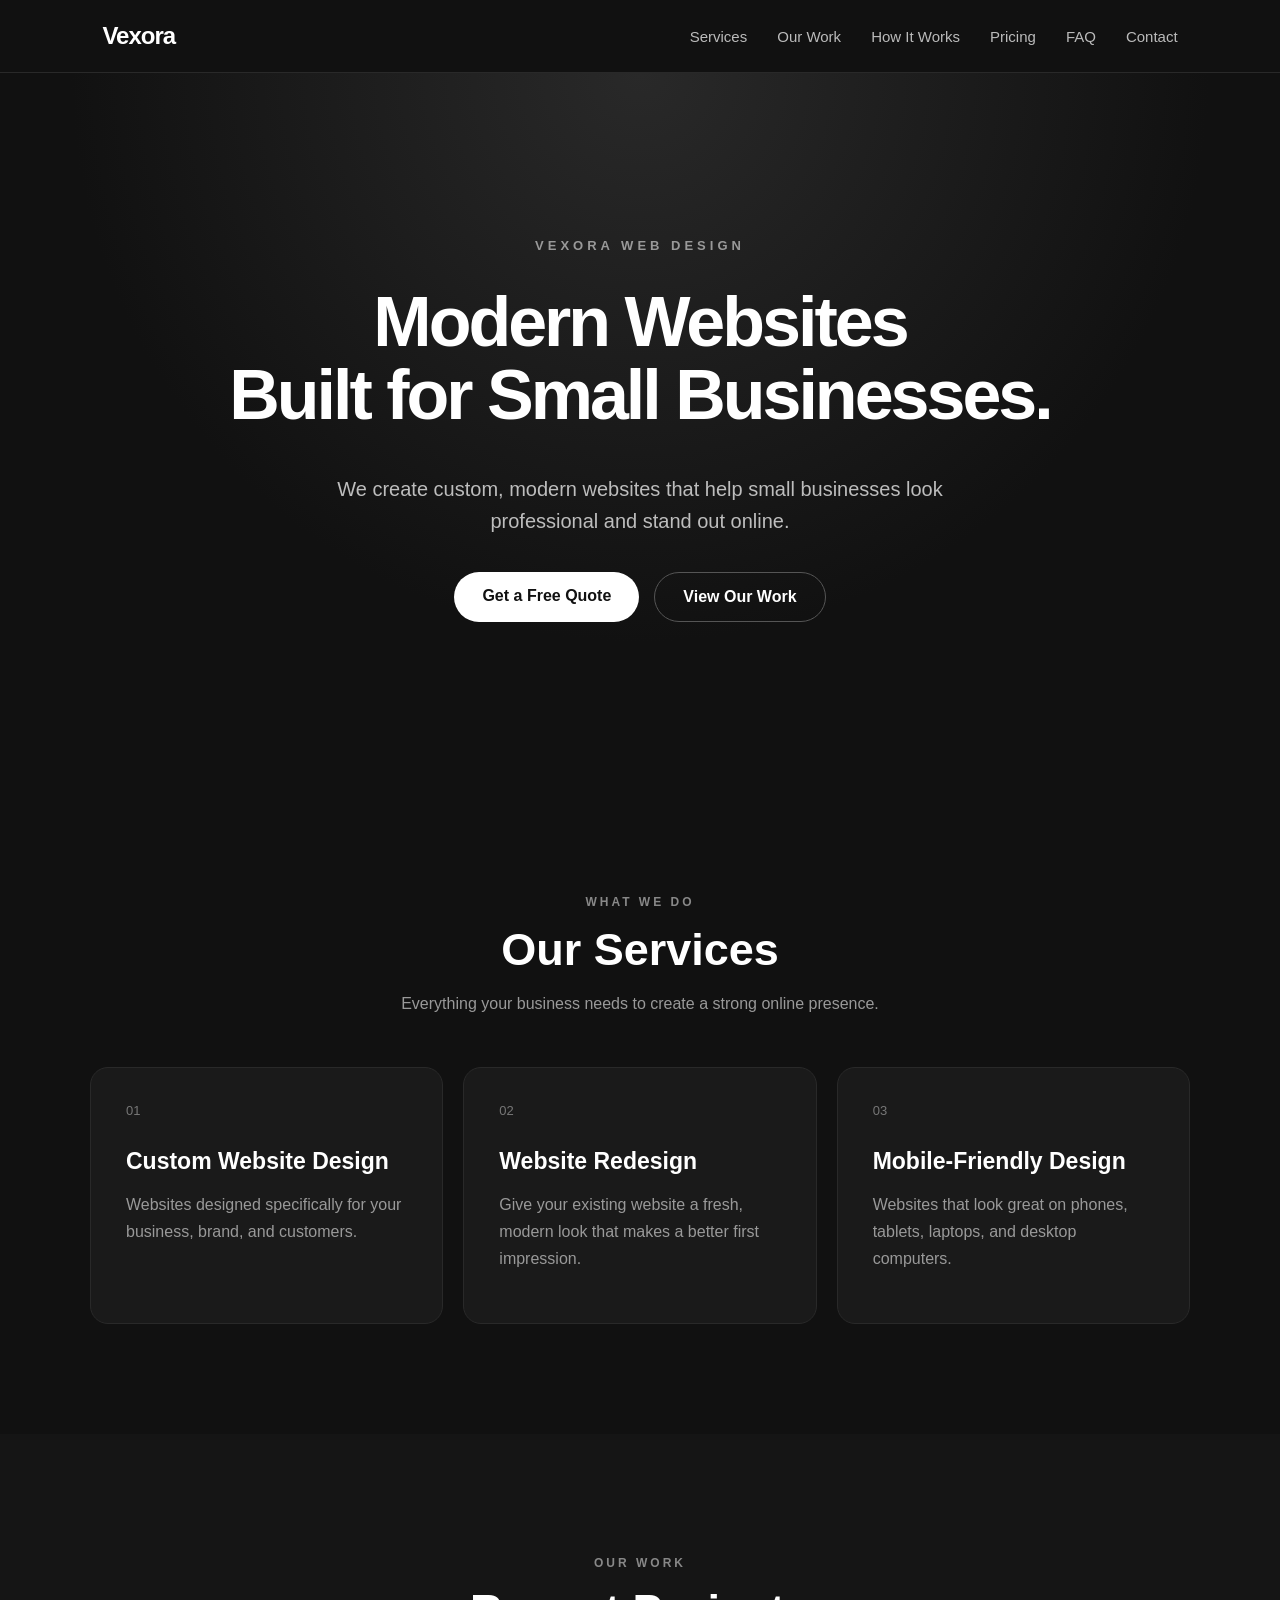
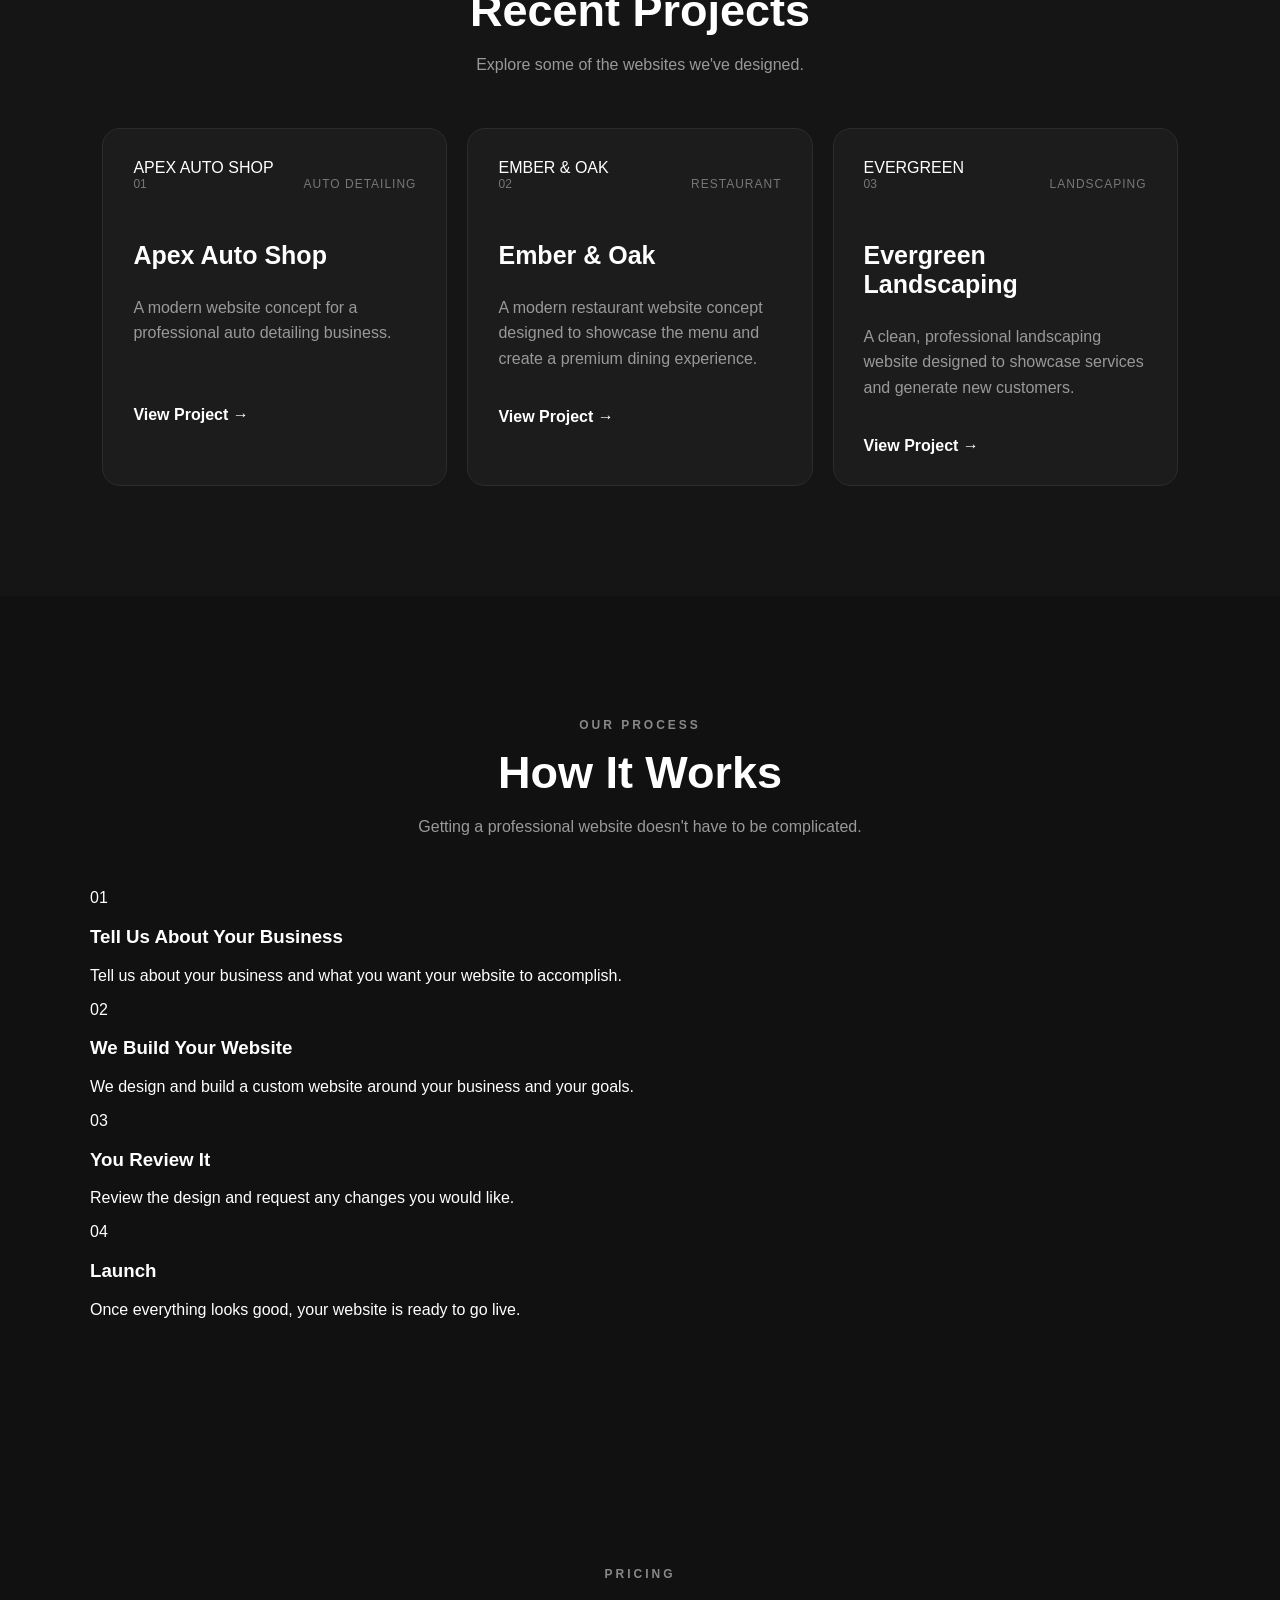
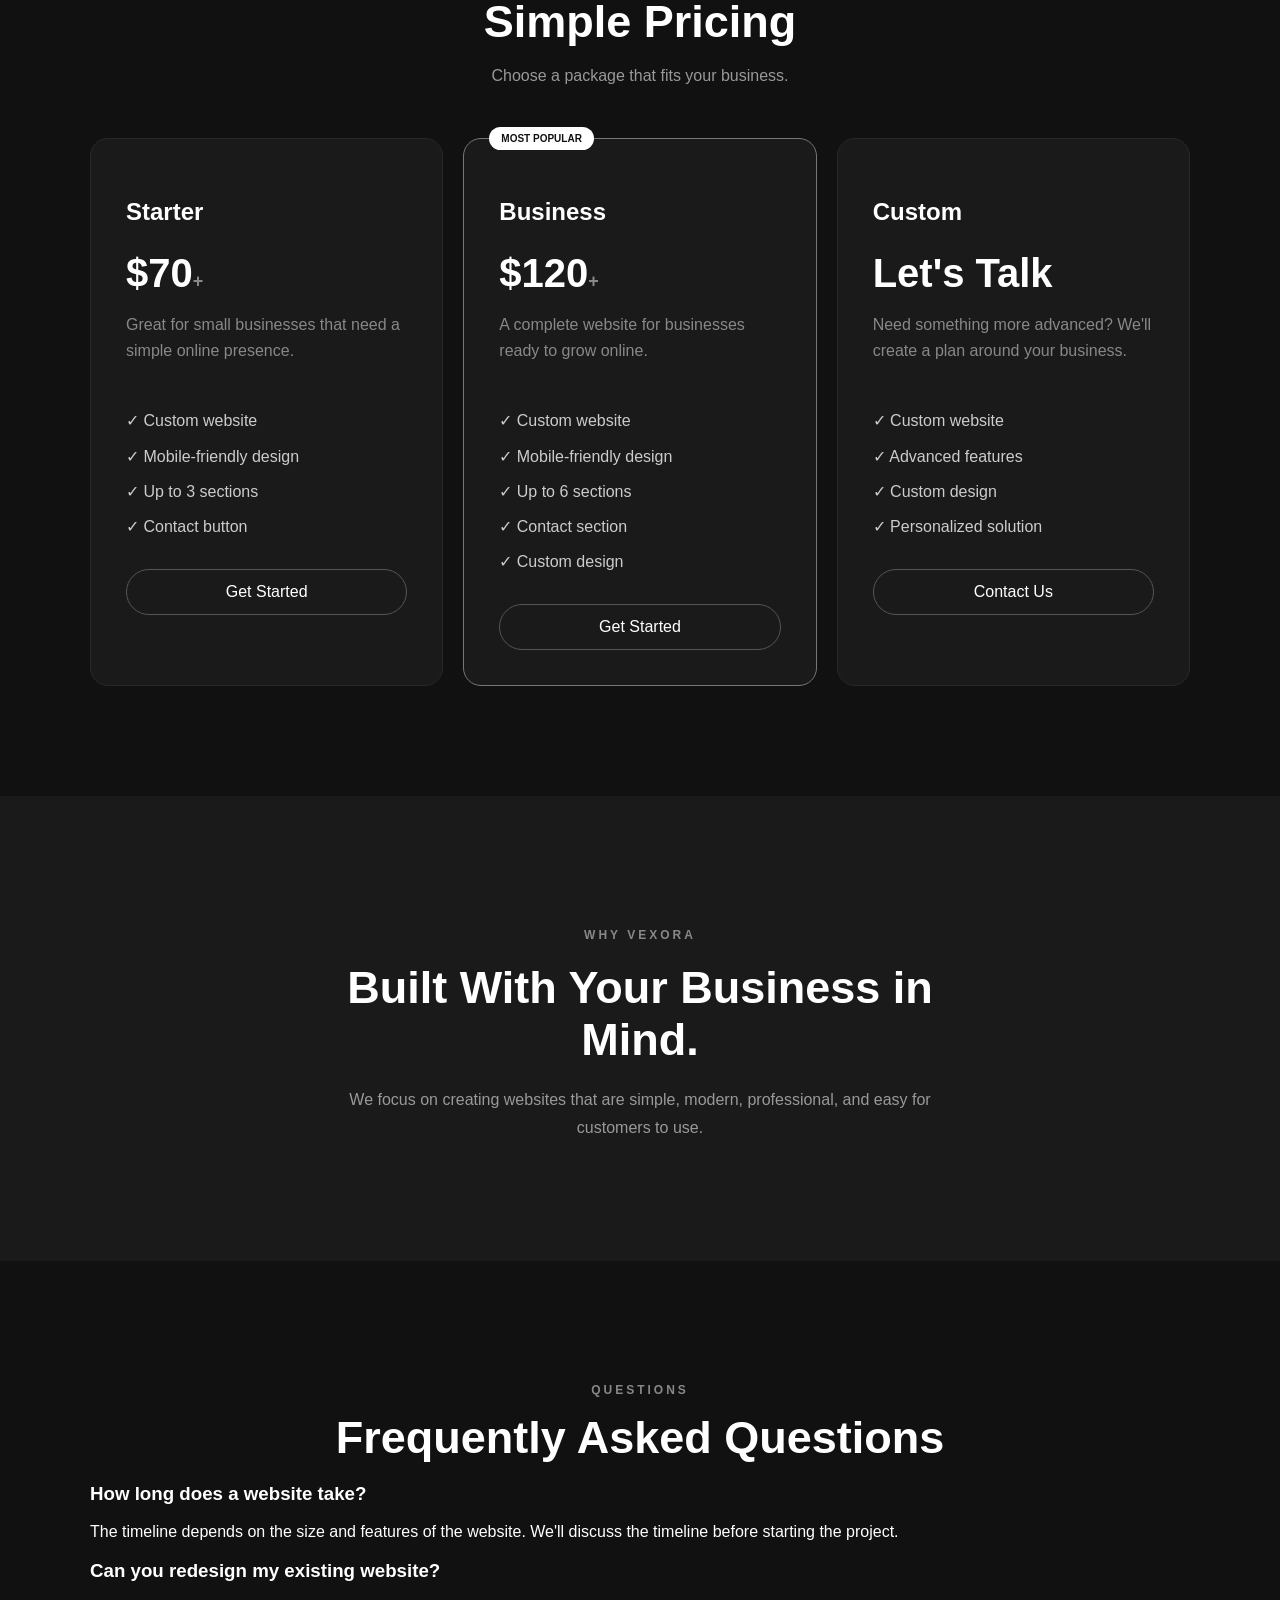
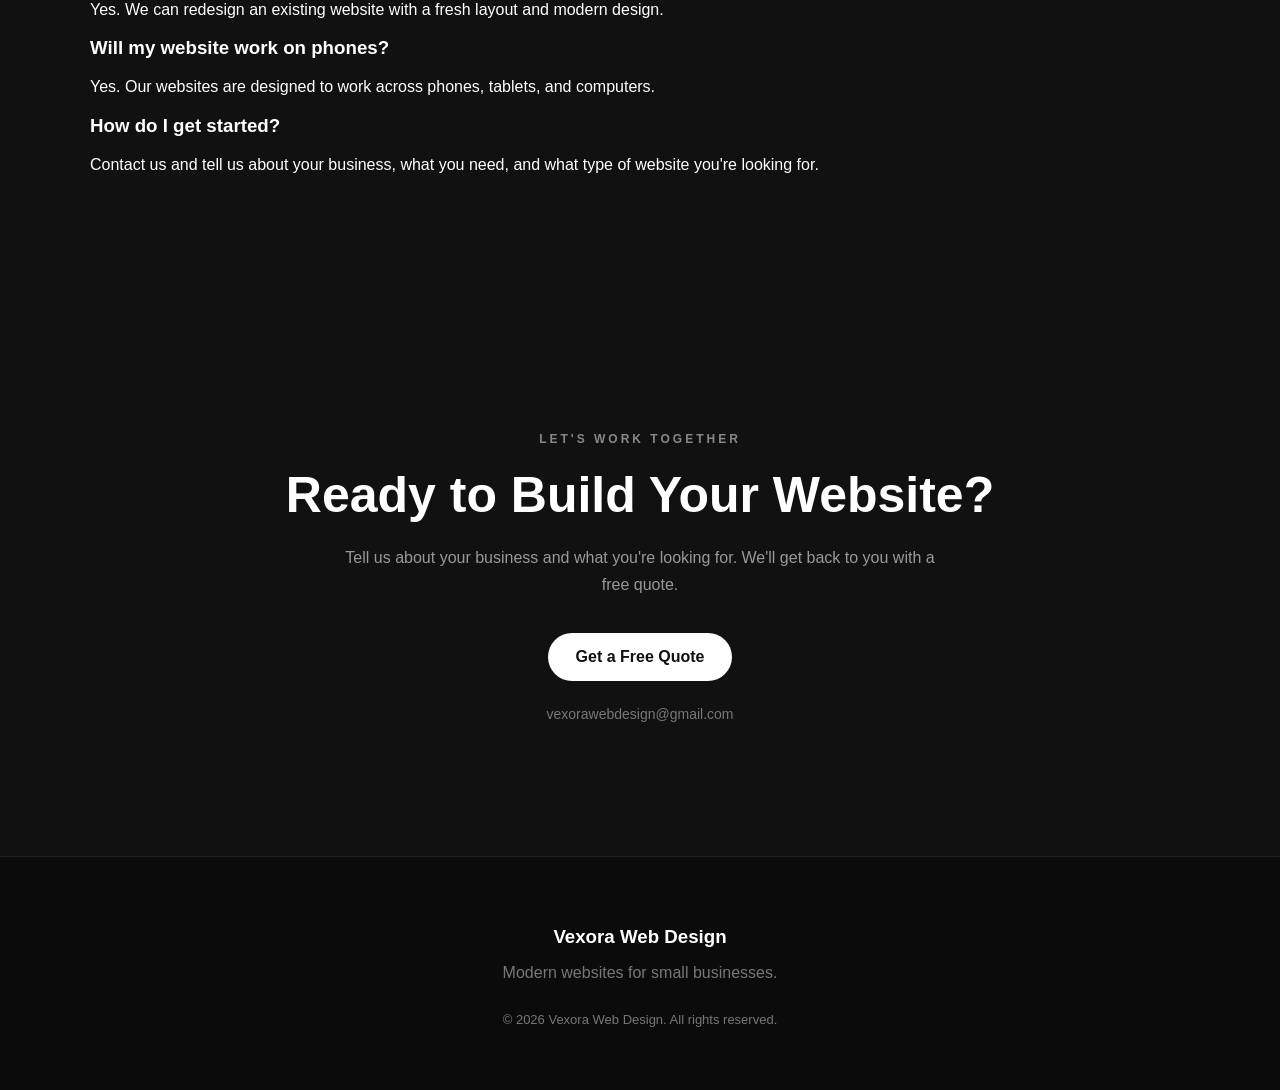
<file: index.html>
<!DOCTYPE html>
<html lang="en">

<head>
    <meta charset="UTF-8">
    <meta name="viewport" content="width=device-width, initial-scale=1.0">

    <title>Vexora Web Design | Modern Websites for Small Businesses</title>

    <link rel="stylesheet" href="StyleVexoraPortfolio.css">
</head>

<body>

    <!-- Navigation -->
    <nav>

        <h2>Vexora</h2>

        <div class="nav-links">
            <a href="#services">Services</a>
            <a href="#work">Our Work</a>
            <a href="#process">How It Works</a>
            <a href="#pricing">Pricing</a>
            <a href="#faq">FAQ</a>
            <a href="#contact">Contact</a>
        </div>

    </nav>


    <!-- Hero -->
    <section class="hero">

        <p class="eyebrow">VEXORA WEB DESIGN</p>

        <h1>
            Modern Websites<br>
            Built for Small Businesses.
        </h1>

        <p class="hero-text">
            We create custom, modern websites that help small businesses
            look professional and stand out online.
        </p>

        <div class="hero-buttons">

            <a href="#contact" class="primary-button">
                Get a Free Quote
            </a>

            <a href="#work" class="secondary-button">
                View Our Work
            </a>

        </div>

    </section>


    <!-- Services -->
    <section id="services" class="section">

        <p class="section-label">WHAT WE DO</p>

        <h2>Our Services</h2>

        <p class="section-description">
            Everything your business needs to create a strong online presence.
        </p>

        <div class="services">

            <div class="card">

                <div class="icon">01</div>

                <h3>Custom Website Design</h3>

                <p>
                    Websites designed specifically for your business,
                    brand, and customers.
                </p>

            </div>


            <div class="card">

                <div class="icon">02</div>

                <h3>Website Redesign</h3>

                <p>
                    Give your existing website a fresh, modern look
                    that makes a better first impression.
                </p>

            </div>


            <div class="card">

                <div class="icon">03</div>

                <h3>Mobile-Friendly Design</h3>

                <p>
                    Websites that look great on phones, tablets,
                    laptops, and desktop computers.
                </p>

            </div>

        </div>

    </section>


    <!-- Our Work -->
    <section id="work" class="section work-section">

        <p class="section-label">OUR WORK</p>

        <h2>Recent Projects</h2>

        <p class="section-description">
            Explore some of the websites we've designed.
        </p>


        <div class="portfolio">


            <!-- Apex -->

            <div class="project">

                <div class="project-preview auto-preview">
                    <span>APEX AUTO SHOP</span>
                </div>

                <div class="project-top">
                    <span>01</span>
                    <span class="project-type">AUTO DETAILING</span>
                </div>

                <h3>Apex Auto Shop</h3>

                <p>
                    A modern website concept for a professional
                    auto detailing business.
                </p>

                <a href="AutoShopDemo/AutoShopDemo.html"
                   class="project-link">
                    View Project →
                </a>

            </div>


            <!-- Restaurant -->

            <div class="project">

                <div class="project-preview restaurant-preview">
                    <span>EMBER & OAK</span>
                </div>

                <div class="project-top">
                    <span>02</span>
                    <span class="project-type">RESTAURANT</span>
                </div>

                <h3>Ember & Oak</h3>

                <p>
                    A modern restaurant website concept designed
                    to showcase the menu and create a premium dining experience.
                </p>

                <a href="RestaurantDemo/RestaurantDemo.html"
                   class="project-link">
                    View Project →
                </a>

            </div>


            <!-- Landscaping -->

            <div class="project">

                <div class="project-preview landscaping-preview">
                    <span>EVERGREEN</span>
                </div>

                <div class="project-top">
                    <span>03</span>
                    <span class="project-type">LANDSCAPING</span>
                </div>

                <h3>Evergreen Landscaping</h3>

                <p>
                    A clean, professional landscaping website designed
                    to showcase services and generate new customers.
                </p>

                <a href="LandscapingDemo/LandscapingDemo.html"
                   class="project-link">
                    View Project →
                </a>

            </div>

        </div>

    </section>


    <!-- How It Works -->

    <section id="process" class="section process-section">

        <p class="section-label">OUR PROCESS</p>

        <h2>How It Works</h2>

        <p class="section-description">
            Getting a professional website doesn't have to be complicated.
        </p>


        <div class="process">


            <div class="process-step">

                <span>01</span>

                <h3>Tell Us About Your Business</h3>

                <p>
                    Tell us about your business and what you want
                    your website to accomplish.
                </p>

            </div>


            <div class="process-step">

                <span>02</span>

                <h3>We Build Your Website</h3>

                <p>
                    We design and build a custom website around
                    your business and your goals.
                </p>

            </div>


            <div class="process-step">

                <span>03</span>

                <h3>You Review It</h3>

                <p>
                    Review the design and request any changes
                    you would like.
                </p>

            </div>


            <div class="process-step">

                <span>04</span>

                <h3>Launch</h3>

                <p>
                    Once everything looks good, your website
                    is ready to go live.
                </p>

            </div>


        </div>

    </section>


    <!-- Pricing -->

    <section id="pricing" class="section">

        <p class="section-label">PRICING</p>

        <h2>Simple Pricing</h2>

        <p class="section-description">
            Choose a package that fits your business.
        </p>


        <div class="pricing">


            <!-- Starter -->

            <div class="price-card">

                <h3>Starter</h3>

                <p class="price">
                    $70<span>+</span>
                </p>

                <p class="price-description">
                    Great for small businesses that need a simple
                    online presence.
                </p>

                <ul>
                    <li>✓ Custom website</li>
                    <li>✓ Mobile-friendly design</li>
                    <li>✓ Up to 3 sections</li>
                    <li>✓ Contact button</li>
                </ul>

                <a href="#contact" class="price-button">
                    Get Started
                </a>

            </div>


            <!-- Business -->

            <div class="price-card featured">

                <div class="popular">
                    MOST POPULAR
                </div>

                <h3>Business</h3>

                <p class="price">
                    $120<span>+</span>
                </p>

                <p class="price-description">
                    A complete website for businesses ready
                    to grow online.
                </p>

                <ul>
                    <li>✓ Custom website</li>
                    <li>✓ Mobile-friendly design</li>
                    <li>✓ Up to 6 sections</li>
                    <li>✓ Contact section</li>
                    <li>✓ Custom design</li>
                </ul>

                <a href="#contact" class="price-button">
                    Get Started
                </a>

            </div>


            <!-- Custom -->

            <div class="price-card">

                <h3>Custom</h3>

                <p class="price">
                    Let's Talk
                </p>

                <p class="price-description">
                    Need something more advanced? We'll
                    create a plan around your business.
                </p>

                <ul>
                    <li>✓ Custom website</li>
                    <li>✓ Advanced features</li>
                    <li>✓ Custom design</li>
                    <li>✓ Personalized solution</li>
                </ul>

                <a href="#contact" class="price-button">
                    Contact Us
                </a>

            </div>

        </div>

    </section>


    <!-- Why Vexora -->

    <section class="why-section">

        <p class="section-label">WHY VEXORA</p>

        <h2>Built With Your Business in Mind.</h2>

        <p>
            We focus on creating websites that are simple,
            modern, professional, and easy for customers to use.
        </p>

    </section>


    <!-- FAQ -->

    <section id="faq" class="section faq-section">

        <p class="section-label">QUESTIONS</p>

        <h2>Frequently Asked Questions</h2>

        <div class="faq">


            <div class="faq-item">

                <h3>How long does a website take?</h3>

                <p>
                    The timeline depends on the size and features
                    of the website. We'll discuss the timeline
                    before starting the project.
                </p>

            </div>


            <div class="faq-item">

                <h3>Can you redesign my existing website?</h3>

                <p>
                    Yes. We can redesign an existing website with
                    a fresh layout and modern design.
                </p>

            </div>


            <div class="faq-item">

                <h3>Will my website work on phones?</h3>

                <p>
                    Yes. Our websites are designed to work across
                    phones, tablets, and computers.
                </p>

            </div>


            <div class="faq-item">

                <h3>How do I get started?</h3>

                <p>
                    Contact us and tell us about your business,
                    what you need, and what type of website
                    you're looking for.
                </p>

            </div>


        </div>

    </section>


    <!-- Contact -->

    <section id="contact" class="contact-section">

        <p class="section-label">LET'S WORK TOGETHER</p>

        <h2>Ready to Build Your Website?</h2>

        <p>
            Tell us about your business and what you're looking for.
            We'll get back to you with a free quote.
        </p>

        <a
            href="mailto:vexorawebdesign@gmail.com?subject=Free Website Quote"
            class="primary-button"
        >
            Get a Free Quote
        </a>

        <p class="email">
            vexorawebdesign@gmail.com
        </p>

    </section>


    <!-- Footer -->

    <footer>

        <h3>Vexora Web Design</h3>

        <p>
            Modern websites for small businesses.
        </p>

        <p class="copyright">
            © 2026 Vexora Web Design. All rights reserved.
        </p>

    </footer>


</body>
</html>
</file>
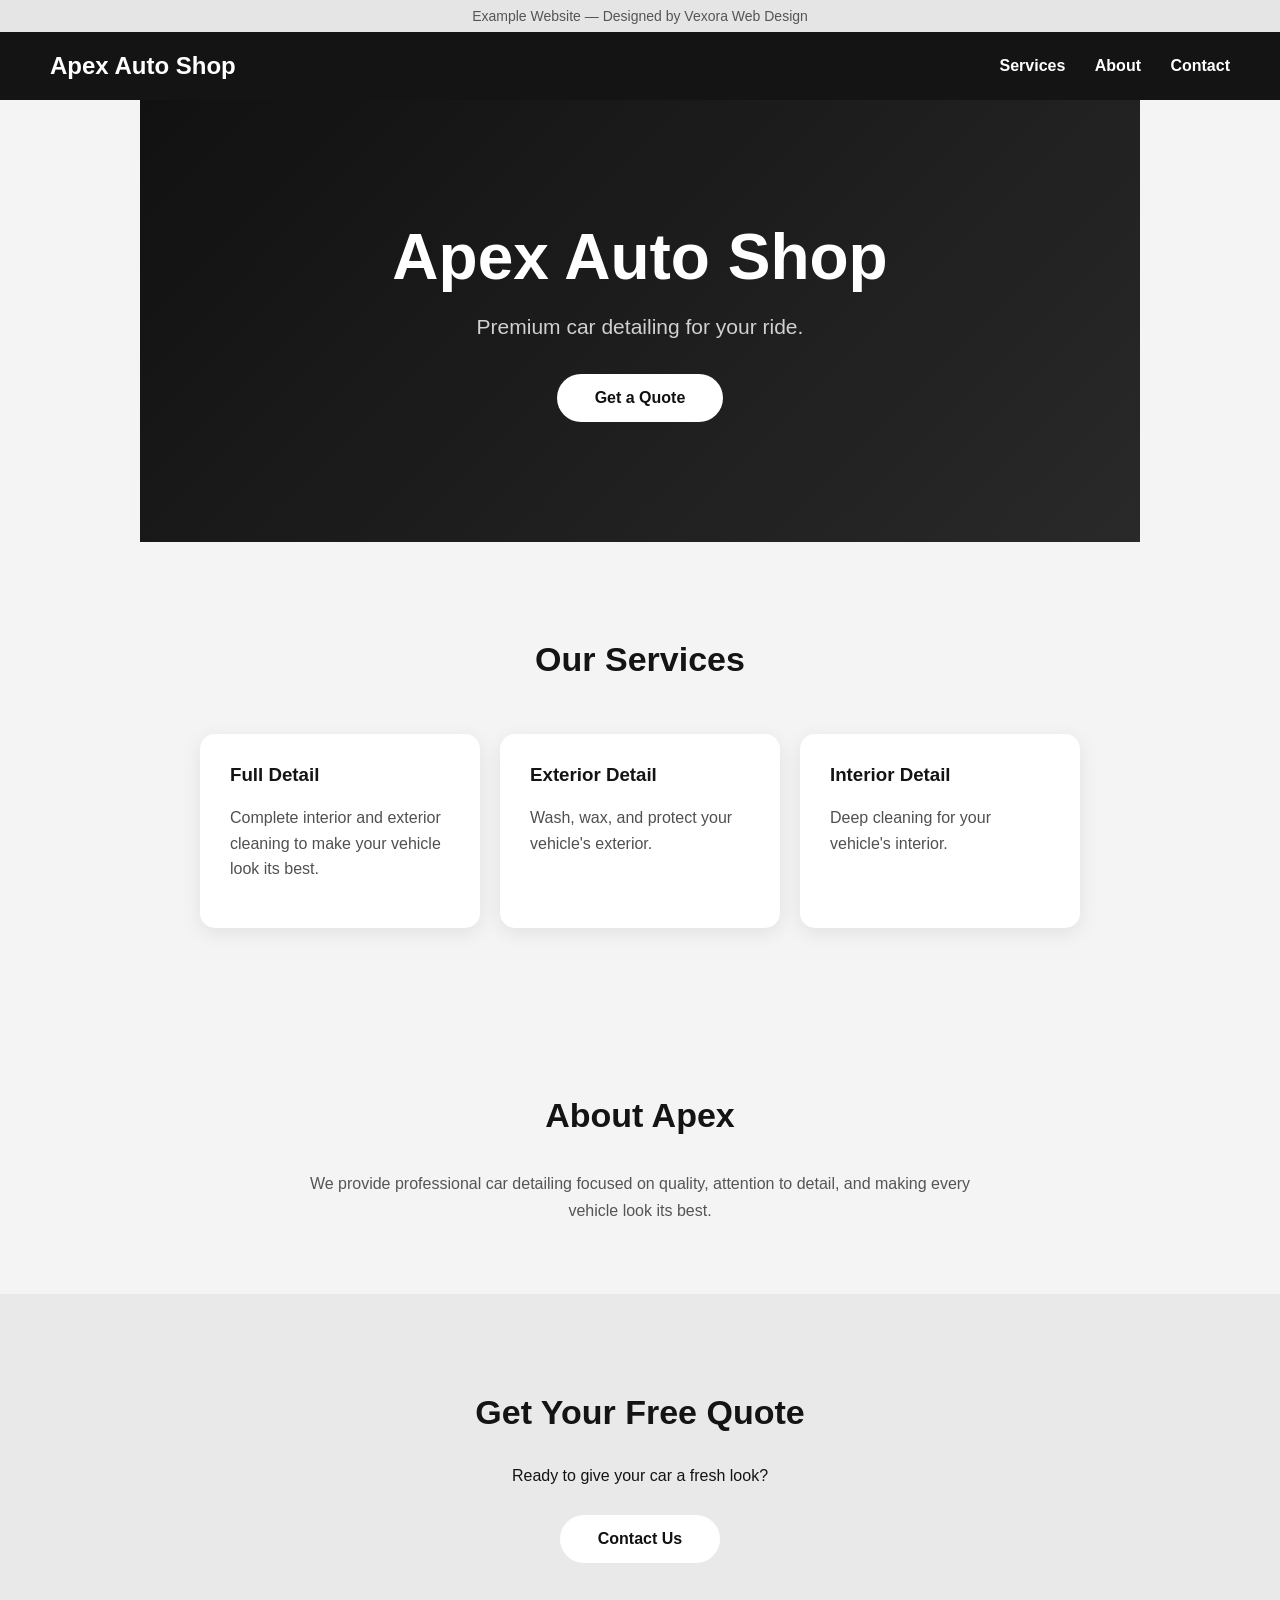
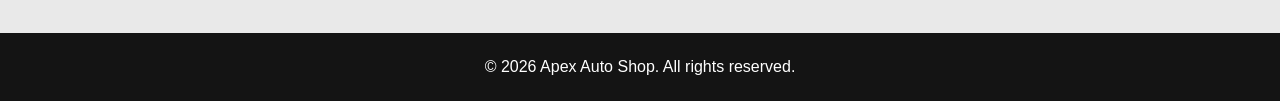
<file: AutoShopDemo.html>
<!DOCTYPE html>
<html lang="en">

<head>
    <meta charset="UTF-8">
    <meta name="viewport" content="width=device-width, initial-scale=1.0">

    <title>Apex Auto Shop | Premium Car Detailing</title>

    <link rel="stylesheet" href="AutoShop.css">
</head>

<body>

    <!-- Example Website Banner -->
    <div class="demo-banner">
        Example Website — Designed by Vexora Web Design
    </div>

    <!-- Navigation -->
    <nav>
        <h2>Apex Auto Shop</h2>

        <div>
            <a href="#services">Services</a>
            <a href="#about">About</a>
            <a href="#contact">Contact</a>
        </div>
    </nav>


    <!-- Hero -->
    <section class="hero">

        <h1>Apex Auto Shop</h1>

        <p>Premium car detailing for your ride.</p>

        <a href="#contact" class="button">
            Get a Quote
        </a>

    </section>


    <!-- Services -->
    <section id="services">

        <h2>Our Services</h2>

        <div class="service">
            <h3>Full Detail</h3>

            <p>
                Complete interior and exterior cleaning
                to make your vehicle look its best.
            </p>
        </div>

        <div class="service">
            <h3>Exterior Detail</h3>

            <p>
                Wash, wax, and protect your vehicle's exterior.
            </p>
        </div>

        <div class="service">
            <h3>Interior Detail</h3>

            <p>
                Deep cleaning for your vehicle's interior.
            </p>
        </div>

    </section>


    <!-- About -->
    <section id="about">

        <h2>About Apex</h2>

        <p>
            We provide professional car detailing focused
            on quality, attention to detail, and making
            every vehicle look its best.
        </p>

    </section>


    <!-- Contact -->
    <section id="contact">

        <h2>Get Your Free Quote</h2>

        <p>
            Ready to give your car a fresh look?
        </p>

        <a href="mailto:example@email.com" class="button">
            Contact Us
        </a>

    </section>


    <!-- Footer -->
    <footer>

        <p>
            © 2026 Apex Auto Shop. All rights reserved.
        </p>

    </footer>

</body>
</html>
</file>
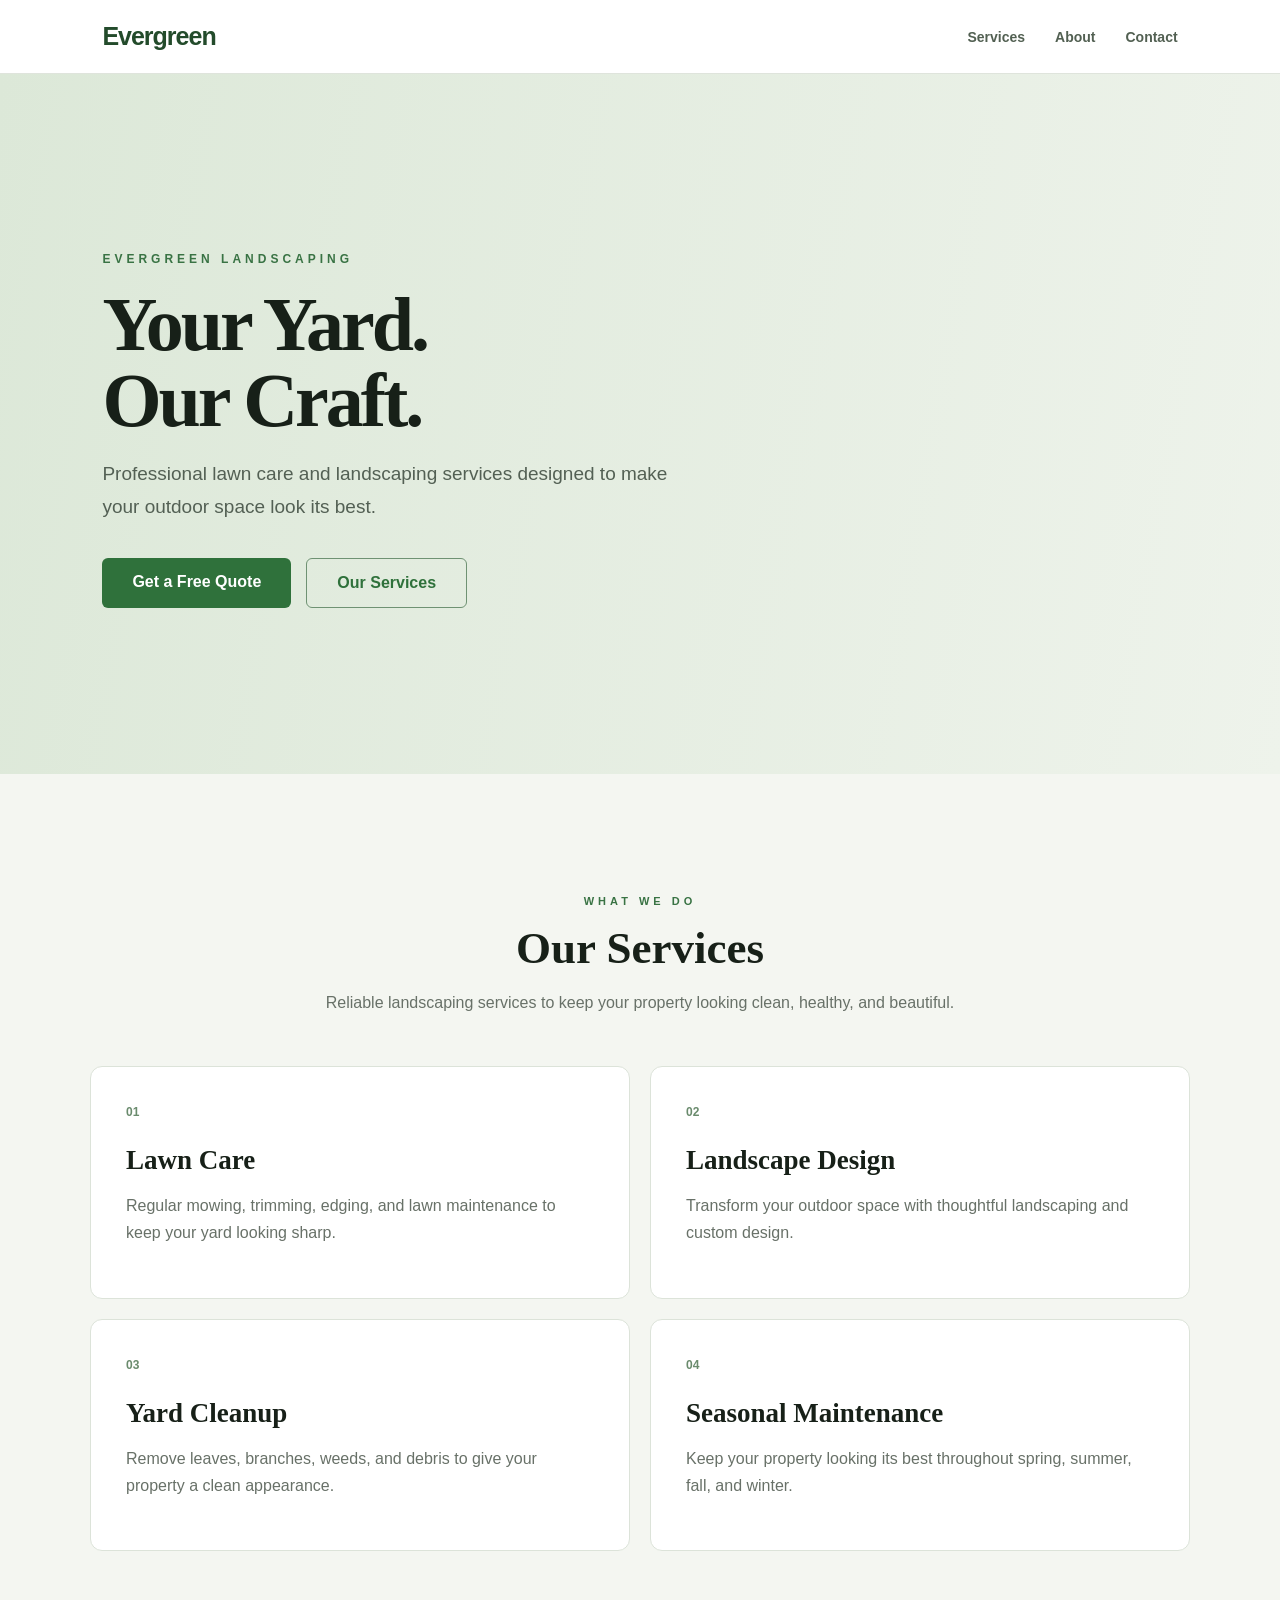
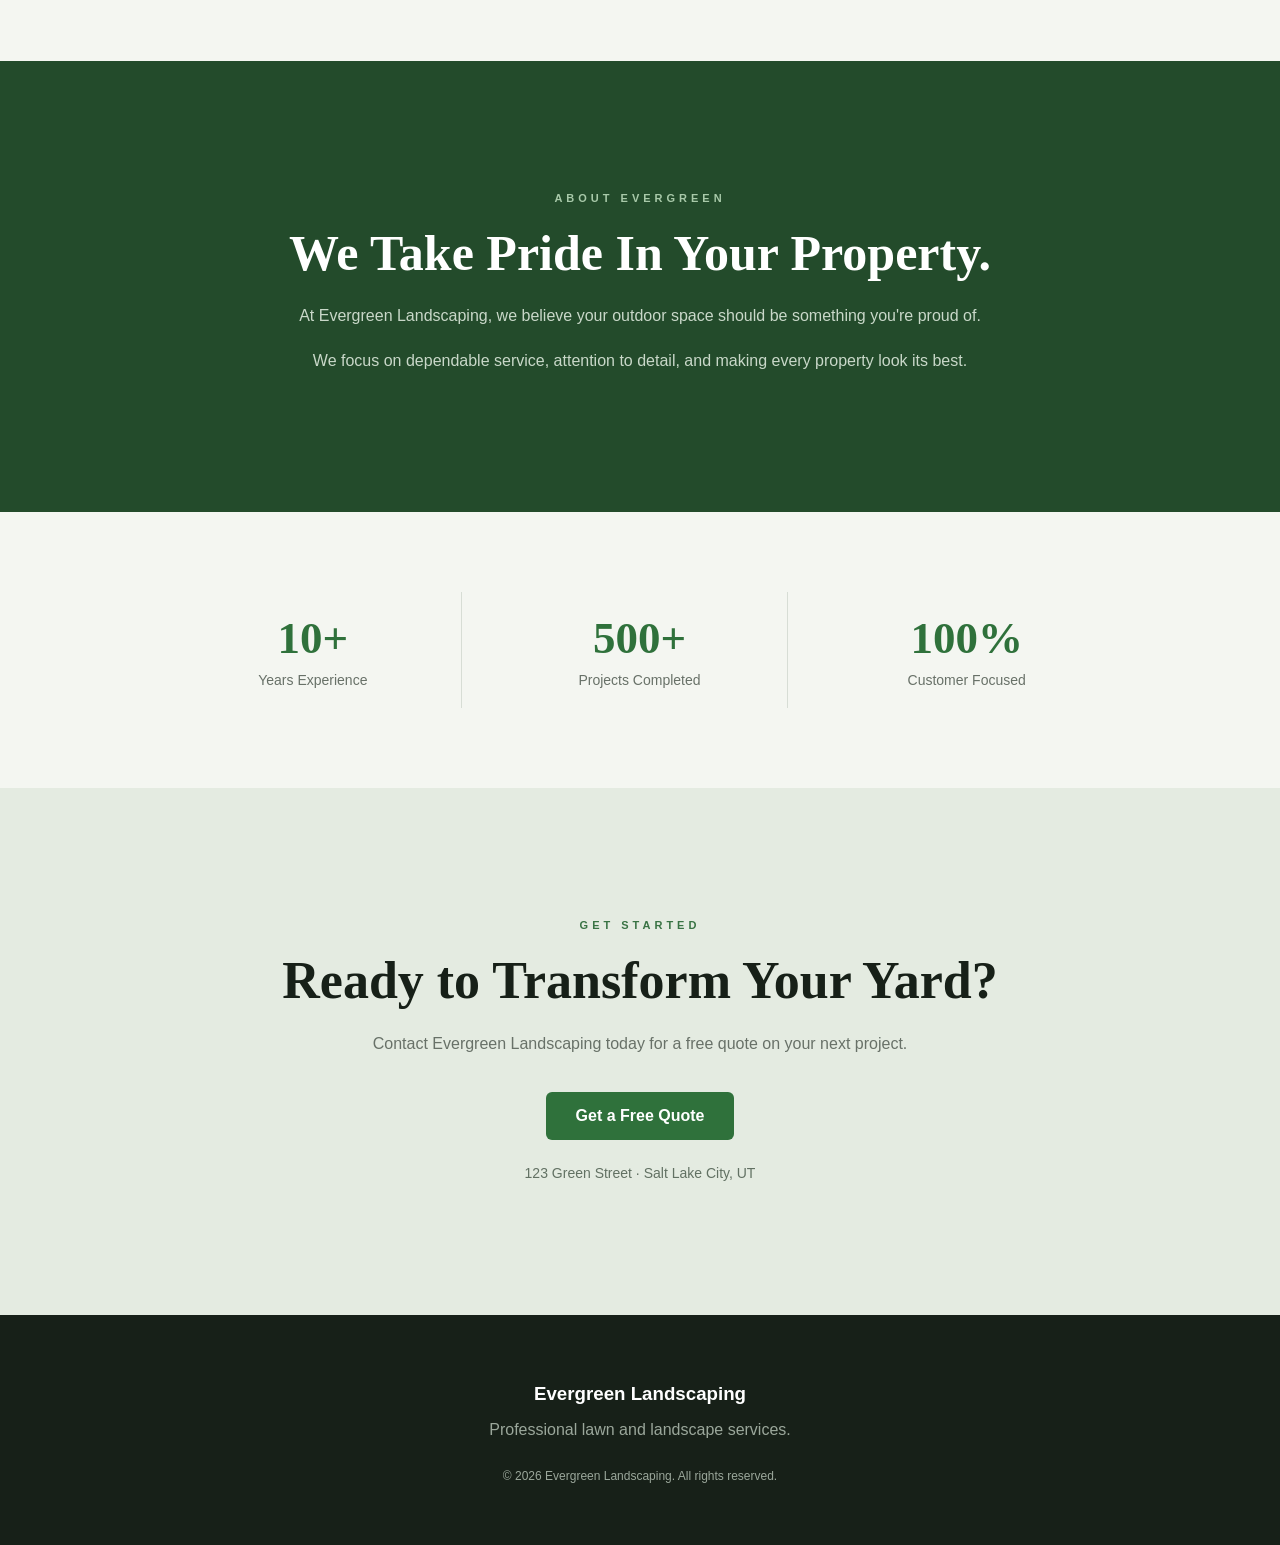
<file: LandscapingDemo.html>
<!DOCTYPE html>
<html lang="en">

<head>

    <meta charset="UTF-8">

    <meta name="viewport" content="width=device-width, initial-scale=1.0">

    <title>Evergreen Landscaping | Lawn & Landscape Services</title>

    <link rel="stylesheet" href="Landscaping.css">

</head>


<body>


    <!-- Navigation -->

    <nav>

        <h2>Evergreen</h2>

        <div class="nav-links">

            <a href="#services">Services</a>

            <a href="#about">About</a>

            <a href="#contact">Contact</a>

        </div>

    </nav>



    <!-- Hero -->

    <section class="hero">

        <div class="hero-content">

            <p class="eyebrow">EVERGREEN LANDSCAPING</p>

            <h1>
                Your Yard.<br>
                Our Craft.
            </h1>

            <p class="hero-text">
                Professional lawn care and landscaping services
                designed to make your outdoor space look its best.
            </p>

            <div class="hero-buttons">

                <a href="#contact" class="button">
                    Get a Free Quote
                </a>

                <a href="#services" class="button secondary">
                    Our Services
                </a>

            </div>

        </div>

    </section>



    <!-- Services -->

    <section id="services" class="section">

        <p class="section-label">WHAT WE DO</p>

        <h2>Our Services</h2>

        <p class="section-description">
            Reliable landscaping services to keep your property
            looking clean, healthy, and beautiful.
        </p>


        <div class="services">


            <div class="service-card">

                <span>01</span>

                <h3>Lawn Care</h3>

                <p>
                    Regular mowing, trimming, edging, and
                    lawn maintenance to keep your yard looking sharp.
                </p>

            </div>


            <div class="service-card">

                <span>02</span>

                <h3>Landscape Design</h3>

                <p>
                    Transform your outdoor space with thoughtful
                    landscaping and custom design.
                </p>

            </div>


            <div class="service-card">

                <span>03</span>

                <h3>Yard Cleanup</h3>

                <p>
                    Remove leaves, branches, weeds, and debris
                    to give your property a clean appearance.
                </p>

            </div>


            <div class="service-card">

                <span>04</span>

                <h3>Seasonal Maintenance</h3>

                <p>
                    Keep your property looking its best throughout
                    spring, summer, fall, and winter.
                </p>

            </div>


        </div>

    </section>



    <!-- About -->

    <section id="about" class="about-section">

        <div class="about-content">

            <p class="section-label">ABOUT EVERGREEN</p>

            <h2>We Take Pride In Your Property.</h2>

            <p>
                At Evergreen Landscaping, we believe your outdoor
                space should be something you're proud of.
            </p>

            <p>
                We focus on dependable service, attention to detail,
                and making every property look its best.
            </p>

        </div>

    </section>



    <!-- Stats -->

    <section class="stats-section">

        <div class="stat">

            <strong>10+</strong>

            <span>Years Experience</span>

        </div>


        <div class="stat">

            <strong>500+</strong>

            <span>Projects Completed</span>

        </div>


        <div class="stat">

            <strong>100%</strong>

            <span>Customer Focused</span>

        </div>

    </section>



    <!-- CTA -->

    <section id="contact" class="contact-section">

        <p class="section-label">GET STARTED</p>

        <h2>Ready to Transform Your Yard?</h2>

        <p>
            Contact Evergreen Landscaping today for a free
            quote on your next project.
        </p>

        <a
            href="mailto:evergreen@example.com?subject=Free Landscaping Quote"
            class="button"
        >
            Get a Free Quote
        </a>

        <p class="contact-info">
            123 Green Street · Salt Lake City, UT
        </p>

    </section>



    <!-- Footer -->

    <footer>

        <h3>Evergreen Landscaping</h3>

        <p>
            Professional lawn and landscape services.
        </p>

        <p class="copyright">
            © 2026 Evergreen Landscaping. All rights reserved.
        </p>

    </footer>


</body>

</html>
</file>
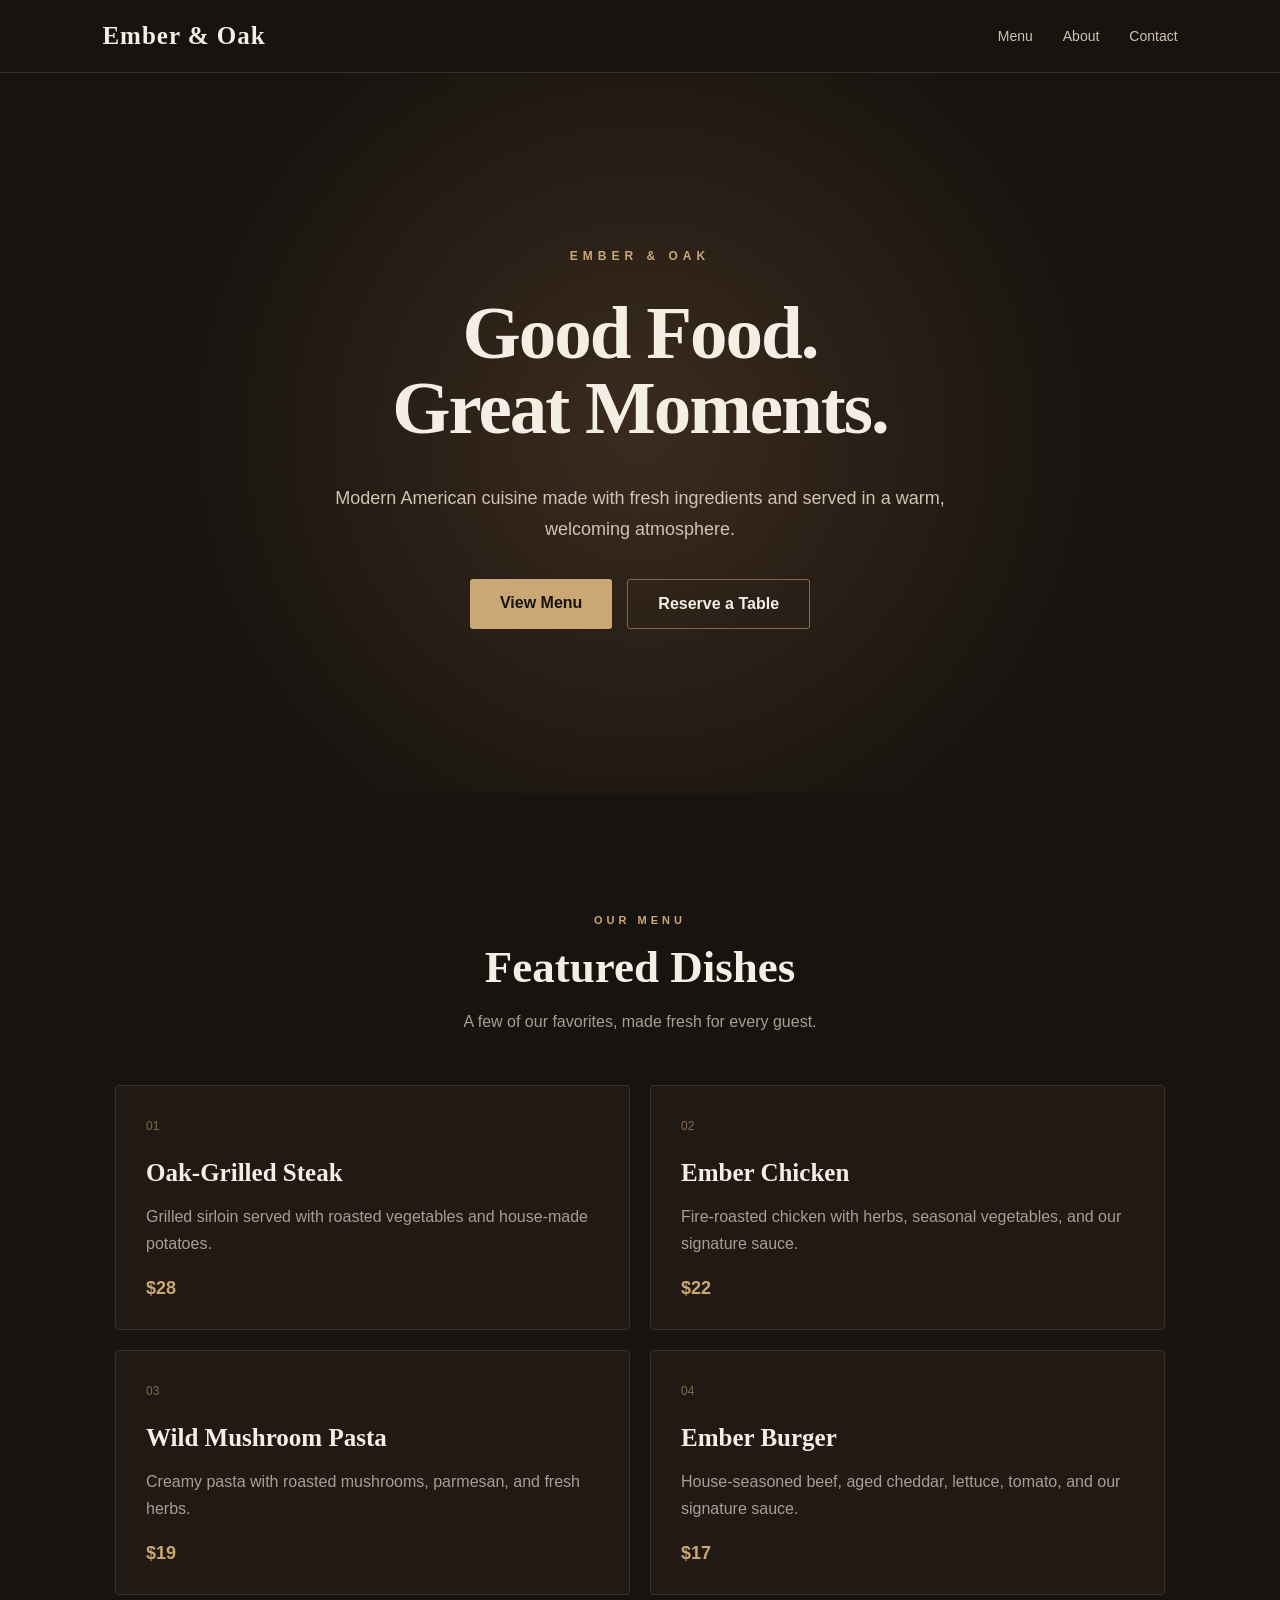
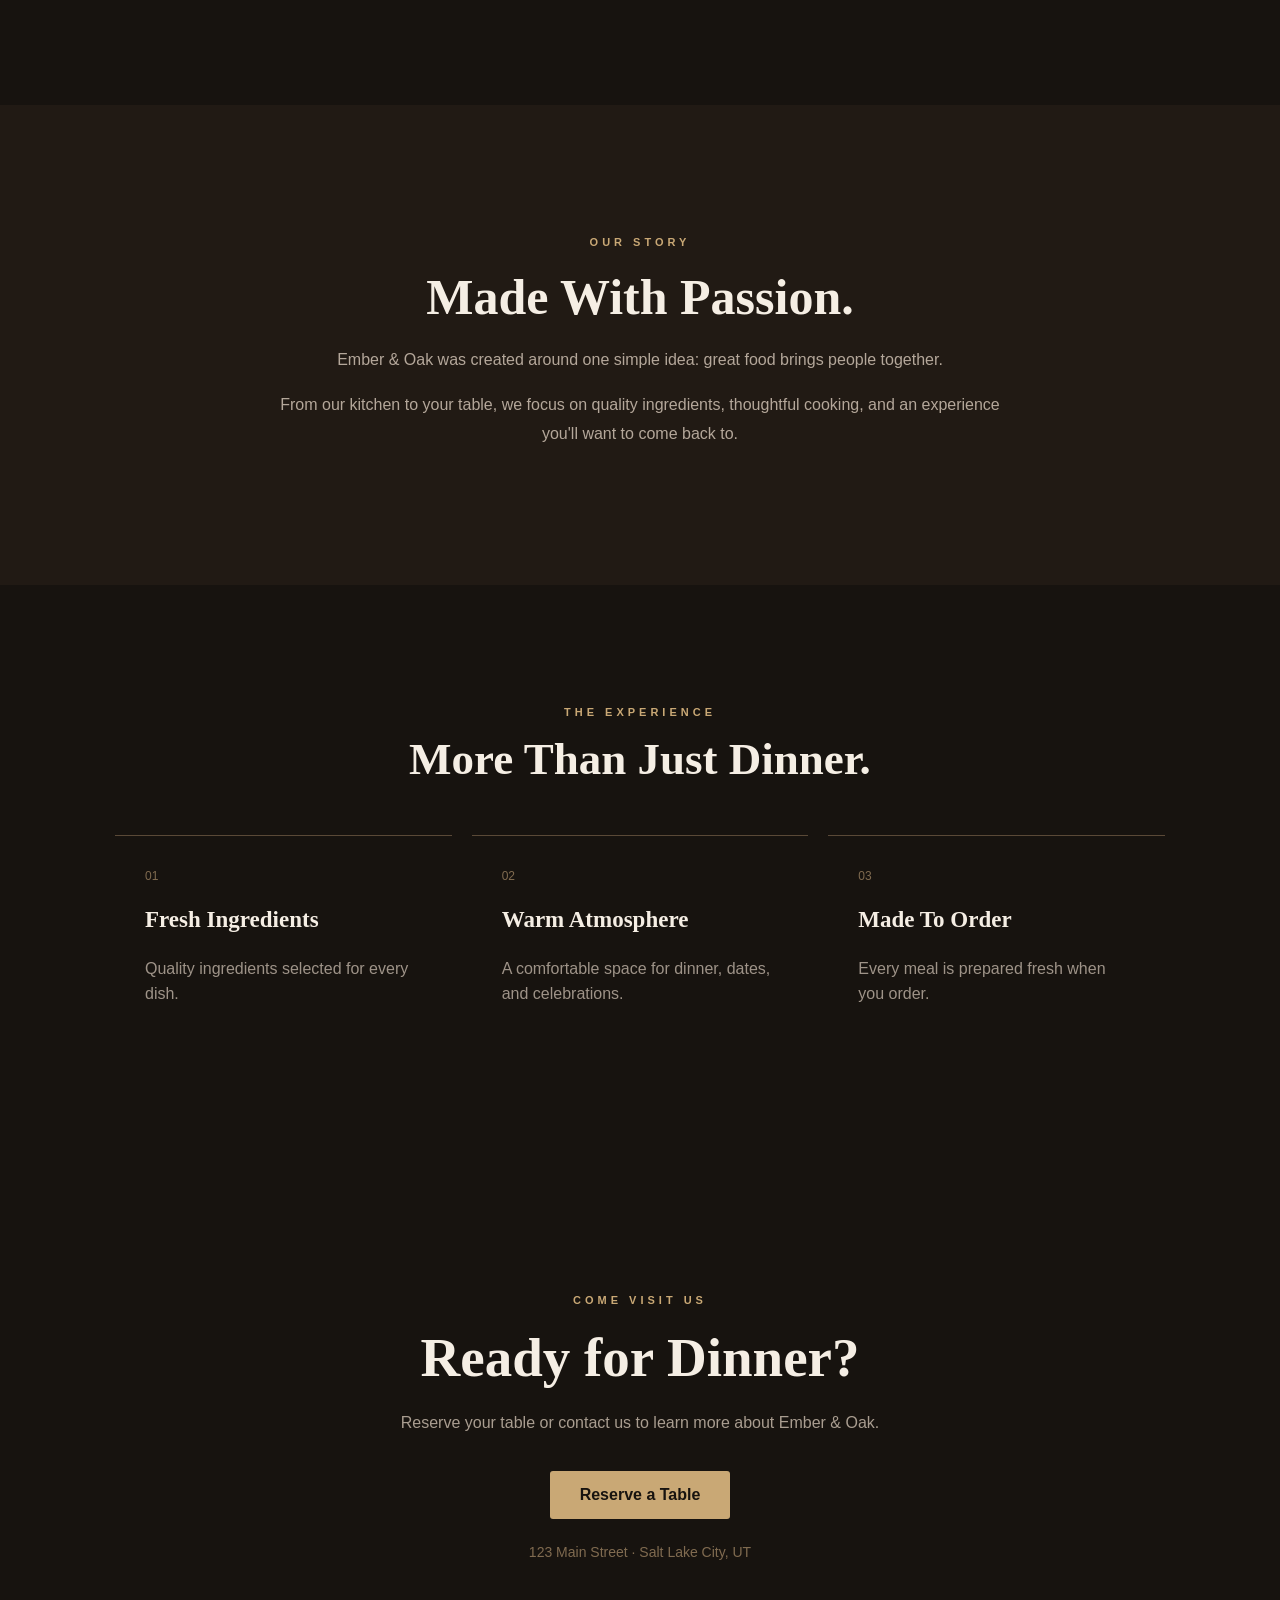
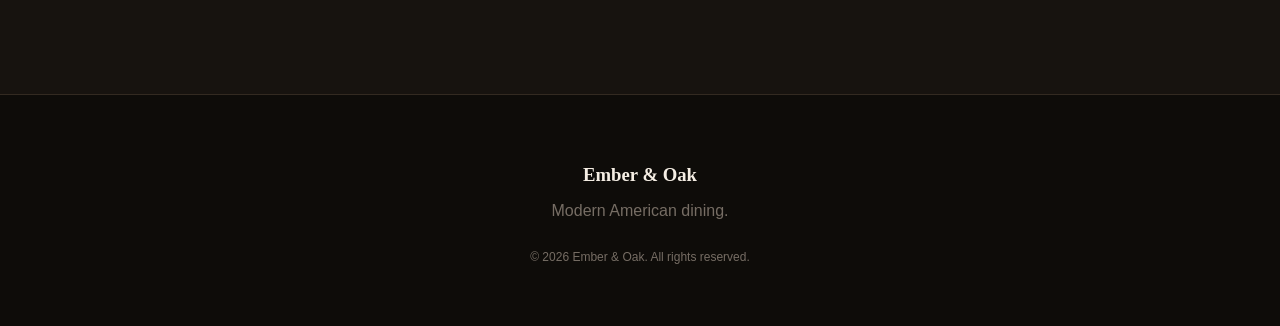
<file: RestaurantDemo.html>
<!DOCTYPE html>
<html lang="en">

<head>

    <meta charset="UTF-8">

    <meta name="viewport" content="width=device-width, initial-scale=1.0">

    <title>Ember & Oak | Modern American Restaurant</title>

    <link rel="stylesheet" href="Restaurant.css">

</head>


<body>


    <!-- Navigation -->

    <nav>

        <h2>Ember & Oak</h2>

        <div class="nav-links">

            <a href="#menu">Menu</a>

            <a href="#about">About</a>

            <a href="#contact">Contact</a>

        </div>

    </nav>



    <!-- Hero Section -->

    <section class="hero">

        <p class="eyebrow">EMBER & OAK</p>

        <h1>Good Food.<br>Great Moments.</h1>

        <p>
            Modern American cuisine made with fresh ingredients
            and served in a warm, welcoming atmosphere.
        </p>

        <div class="hero-buttons">

            <a href="#menu" class="button">
                View Menu
            </a>

            <a href="#contact" class="button secondary">
                Reserve a Table
            </a>

        </div>

    </section>



    <!-- Menu -->

    <section id="menu" class="section">

        <p class="section-label">OUR MENU</p>

        <h2>Featured Dishes</h2>

        <p class="section-description">
            A few of our favorites, made fresh for every guest.
        </p>


        <div class="menu-grid">


            <div class="menu-card">

                <span class="menu-number">01</span>

                <h3>Oak-Grilled Steak</h3>

                <p>
                    Grilled sirloin served with roasted vegetables
                    and house-made potatoes.
                </p>

                <strong>$28</strong>

            </div>



            <div class="menu-card">

                <span class="menu-number">02</span>

                <h3>Ember Chicken</h3>

                <p>
                    Fire-roasted chicken with herbs, seasonal
                    vegetables, and our signature sauce.
                </p>

                <strong>$22</strong>

            </div>



            <div class="menu-card">

                <span class="menu-number">03</span>

                <h3>Wild Mushroom Pasta</h3>

                <p>
                    Creamy pasta with roasted mushrooms,
                    parmesan, and fresh herbs.
                </p>

                <strong>$19</strong>

            </div>



            <div class="menu-card">

                <span class="menu-number">04</span>

                <h3>Ember Burger</h3>

                <p>
                    House-seasoned beef, aged cheddar, lettuce,
                    tomato, and our signature sauce.
                </p>

                <strong>$17</strong>

            </div>


        </div>

    </section>



    <!-- About -->

    <section id="about" class="about-section">

        <div class="about-content">

            <p class="section-label">OUR STORY</p>

            <h2>Made With Passion.</h2>

            <p>
                Ember & Oak was created around one simple idea:
                great food brings people together.
            </p>

            <p>
                From our kitchen to your table, we focus on
                quality ingredients, thoughtful cooking, and
                an experience you'll want to come back to.
            </p>

        </div>

    </section>



    <!-- Why Visit -->

    <section class="features-section">

        <p class="section-label">THE EXPERIENCE</p>

        <h2>More Than Just Dinner.</h2>


        <div class="features">


            <div class="feature">

                <span>01</span>

                <h3>Fresh Ingredients</h3>

                <p>
                    Quality ingredients selected for every dish.
                </p>

            </div>


            <div class="feature">

                <span>02</span>

                <h3>Warm Atmosphere</h3>

                <p>
                    A comfortable space for dinner, dates,
                    and celebrations.
                </p>

            </div>


            <div class="feature">

                <span>03</span>

                <h3>Made To Order</h3>

                <p>
                    Every meal is prepared fresh when you order.
                </p>

            </div>


        </div>

    </section>



    <!-- Contact / Reservation -->

    <section id="contact" class="contact-section">

        <p class="section-label">COME VISIT US</p>

        <h2>Ready for Dinner?</h2>

        <p>
            Reserve your table or contact us to learn more
            about Ember & Oak.
        </p>


        <a
            href="mailto:emberandoak@example.com?subject=Table Reservation"
            class="button"
        >
            Reserve a Table
        </a>


        <p class="contact-info">
            123 Main Street · Salt Lake City, UT
        </p>

    </section>



    <!-- Footer -->

    <footer>

        <h3>Ember & Oak</h3>

        <p>
            Modern American dining.
        </p>

        <p class="copyright">
            © 2026 Ember & Oak. All rights reserved.
        </p>

    </footer>


</body>

</html>
</file>
<file: StyleVexoraPortfolio.css>
/* ============================= */
/* GENERAL */
/* ============================= */

* {
    box-sizing: border-box;
}

html {
    scroll-behavior: smooth;
}

body {
    margin: 0;
    font-family: Arial, sans-serif;
    background-color: #111;
    color: white;
}


/* ============================= */
/* NAVIGATION */
/* ============================= */

nav {
    display: flex;
    justify-content: space-between;
    align-items: center;

    padding: 22px 8%;

    background-color: #111;

    border-bottom: 1px solid #292929;

    position: sticky;
    top: 0;
    z-index: 100;
}

nav h2 {
    margin: 0;

    font-size: 24px;
    letter-spacing: -1px;
}

.nav-links {
    display: flex;
    gap: 30px;
}

.nav-links a {
    color: #bbb;

    text-decoration: none;

    font-size: 15px;

    transition: 0.3s;
}

.nav-links a:hover {
    color: white;
}


/* ============================= */
/* HERO */
/* ============================= */

.hero {
    min-height: 700px;

    display: flex;
    flex-direction: column;

    justify-content: center;
    align-items: center;

    text-align: center;

    padding: 100px 20px;

    background:
        radial-gradient(circle at top, #292929, #111 60%);
}

.eyebrow {
    font-size: 13px;

    letter-spacing: 4px;

    color: #999;

    font-weight: bold;
}

.hero h1 {
    font-size: 70px;

    line-height: 1.05;

    margin: 20px 0;

    letter-spacing: -3px;
}

.hero-text {
    max-width: 650px;

    font-size: 20px;

    line-height: 1.6;

    color: #bdbdbd;

    margin-bottom: 35px;
}


/* ============================= */
/* BUTTONS */
/* ============================= */

.hero-buttons {
    display: flex;

    gap: 15px;

    flex-wrap: wrap;

    justify-content: center;
}

.primary-button,
.secondary-button {
    display: inline-block;

    padding: 15px 28px;

    border-radius: 30px;

    text-decoration: none;

    font-weight: bold;

    transition: 0.3s;
}

.primary-button {
    background-color: white;

    color: #111;
}

.primary-button:hover {
    transform: translateY(-4px);

    background-color: #ddd;
}

.secondary-button {
    border: 1px solid #555;

    color: white;
}

.secondary-button:hover {
    background-color: #222;

    transform: translateY(-4px);
}


/* ============================= */
/* SECTIONS */
/* ============================= */

.section {
    max-width: 1150px;

    margin: auto;

    padding: 110px 25px;
}

.section-label {
    text-align: center;

    color: #888;

    font-size: 12px;

    font-weight: bold;

    letter-spacing: 3px;
}

.section h2 {
    text-align: center;

    font-size: 45px;

    margin: 15px 0;
}

.section-description {
    text-align: center;

    color: #999;

    max-width: 600px;

    margin: 0 auto 50px;

    line-height: 1.6;
}


/* ============================= */
/* SERVICES */
/* ============================= */

.services {
    display: grid;

    grid-template-columns: repeat(3, 1fr);

    gap: 20px;
}

.card {
    background-color: #1a1a1a;

    border: 1px solid #292929;

    padding: 35px;

    border-radius: 18px;

    transition: 0.3s;
}

.card:hover {
    transform: translateY(-8px);

    border-color: #555;
}

.icon {
    font-size: 13px;

    color: #777;

    margin-bottom: 30px;
}

.card h3 {
    font-size: 23px;

    margin-bottom: 15px;
}

.card p {
    color: #999;

    line-height: 1.7;
}


/* ============================= */
/* PORTFOLIO */
/* ============================= */

.work-section {
    background-color: #151515;

    max-width: none;

    padding-left: 8%;
    padding-right: 8%;
}

.portfolio {
    max-width: 1150px;

    margin: auto;

    display: grid;

    grid-template-columns: repeat(3, 1fr);

    gap: 20px;
}

.project {
    background-color: #1c1c1c;

    border: 1px solid #2c2c2c;

    padding: 30px;

    border-radius: 18px;

    transition: 0.3s;
}

.project:hover {
    transform: translateY(-8px);

    border-color: #555;
}

.project-top {
    display: flex;

    justify-content: space-between;

    color: #777;

    font-size: 12px;

    margin-bottom: 50px;
}

.project-type {
    letter-spacing: 1px;
}

.project h3 {
    font-size: 25px;
}

.project p {
    color: #999;

    line-height: 1.6;

    min-height: 75px;
}

.project-link {
    display: inline-block;

    margin-top: 20px;

    color: white;

    text-decoration: none;

    font-weight: bold;
}

.project-link:hover {
    text-decoration: underline;
}

.coming-soon {
    display: inline-block;

    margin-top: 20px;

    color: #777;

    font-size: 14px;
}


/* ============================= */
/* PRICING */
/* ============================= */

.pricing {
    display: grid;

    grid-template-columns: repeat(3, 1fr);

    gap: 20px;

    max-width: 1100px;

    margin: auto;
}

.price-card {
    position: relative;

    background-color: #1a1a1a;

    border: 1px solid #292929;

    padding: 35px;

    border-radius: 18px;
}

.price-card.featured {
    border-color: #777;
}

.popular {
    position: absolute;

    top: -12px;
    left: 25px;

    background-color: white;

    color: #111;

    padding: 6px 12px;

    border-radius: 20px;

    font-size: 10px;

    font-weight: bold;
}

.price-card h3 {
    font-size: 24px;
}

.price {
    font-size: 40px;

    font-weight: bold;

    margin: 25px 0 10px;
}

.price span {
    font-size: 18px;

    color: #888;
}

.price-description {
    color: #888;

    line-height: 1.6;

    min-height: 75px;
}

.price-card ul {
    list-style: none;

    padding: 0;

    line-height: 2.2;

    color: #ccc;
}

.price-button {
    display: block;

    text-align: center;

    padding: 13px;

    margin-top: 25px;

    border: 1px solid #555;

    border-radius: 25px;

    color: white;

    text-decoration: none;

    transition: 0.3s;
}

.price-button:hover {
    background-color: white;

    color: #111;
}


/* ============================= */
/* WHY VEXORA */
/* ============================= */

.why-section {
    text-align: center;

    padding: 120px 25px;

    background-color: #1a1a1a;
}

.why-section h2 {
    font-size: 45px;

    max-width: 700px;

    margin: 20px auto;
}

.why-section > p:last-child {
    max-width: 650px;

    margin: auto;

    color: #999;

    line-height: 1.7;
}


/* ============================= */
/* CONTACT */
/* ============================= */

.contact-section {
    text-align: center;

    padding: 120px 25px;
}

.contact-section h2 {
    font-size: 50px;

    margin: 20px auto;

    max-width: 750px;
}

.contact-section > p:not(.section-label):not(.email) {
    max-width: 600px;

    margin: 0 auto 35px;

    color: #999;

    line-height: 1.7;
}

.email {
    margin-top: 25px;

    color: #777;

    font-size: 14px;
}


/* ============================= */
/* FOOTER */
/* ============================= */

footer {
    text-align: center;

    padding: 50px 25px;

    background-color: #0b0b0b;

    border-top: 1px solid #222;
}

footer h3 {
    margin-bottom: 10px;
}

footer p {
    color: #777;
}

.copyright {
    margin-top: 30px;

    font-size: 13px;
}


/* ============================= */
/* MOBILE */
/* ============================= */

@media (max-width: 800px) {

    nav {
        flex-direction: column;

        gap: 20px;

        padding: 20px;
    }

    .nav-links {
        gap: 15px;

        flex-wrap: wrap;

        justify-content: center;
    }

    .hero {
        min-height: 600px;
    }

    .hero h1 {
        font-size: 48px;

        letter-spacing: -2px;
    }

    .hero-text {
        font-size: 17px;
    }

    .services,
    .portfolio,
    .pricing {
        grid-template-columns: 1fr;
    }

    .section h2 {
        font-size: 36px;
    }

    .why-section h2,
    .contact-section h2 {
        font-size: 36px;
    }

    .project p {
        min-height: auto;
    }

    .price-description {
        min-height: auto;
    }

/* ============================= */
/* PROJECT PREVIEWS */
/* ============================= */

.project-preview {
    height: 180px;
    border-radius: 12px;
    margin-bottom: 25px;

    display: flex;
    justify-content: center;
    align-items: center;

    font-size: 22px;
    font-weight: bold;
    letter-spacing: 2px;
}

.auto-preview {
    background: linear-gradient(135deg, #111, #444);
}

.restaurant-preview {
    background: linear-gradient(135deg, #17130f, #59442e);
}

.landscaping-preview {
    background: linear-gradient(135deg, #18331e, #5d805f);
}

.project-preview span {
    color: white;

    text-shadow:
        0 2px 10px rgba(0, 0, 0, 0.5);
}


/* ============================= */
/* HOW IT WORKS */
/* ============================= */

.process-section {
    background-color: #151515;

    max-width: none;

    padding-left: 8%;
    padding-right: 8%;
}

.process {
    max-width: 1150px;

    margin: auto;

    display: grid;

    grid-template-columns: repeat(4, 1fr);

    gap: 20px;
}

.process-step {
    padding: 30px;

    border: 1px solid #292929;

    border-radius: 16px;

    background-color: #1b1b1b;

    transition: 0.3s;
}

.process-step:hover {
    transform: translateY(-6px);

    border-color: #555;
}

.process-step > span {
    color: #777;

    font-size: 13px;
}

.process-step h3 {
    font-size: 21px;

    line-height: 1.3;
}

.process-step p {
    color: #999;

    line-height: 1.6;

    font-size: 15px;
}


/* ============================= */
/* FAQ */
/* ============================= */

.faq-section {
    max-width: 900px;
}

.faq {
    display: flex;

    flex-direction: column;

    gap: 15px;

    margin-top: 50px;
}

.faq-item {
    padding: 25px 30px;

    background-color: #1a1a1a;

    border: 1px solid #292929;

    border-radius: 12px;

    transition: 0.3s;
}

.faq-item:hover {
    border-color: #555;

    transform: translateY(-3px);
}

.faq-item h3 {
    margin: 0 0 10px;

    font-size: 19px;
}

.faq-item p {
    margin: 0;

    color: #999;

    line-height: 1.6;
}


/* ============================= */
/* MOBILE */
/* ============================= */

@media (max-width: 800px) {

    nav {
        flex-direction: column;

        gap: 20px;

        padding: 20px;
    }

    .nav-links {
        gap: 15px;

        flex-wrap: wrap;

        justify-content: center;
    }

    .hero {
        min-height: 600px;
    }

    .hero h1 {
        font-size: 48px;

        letter-spacing: -2px;
    }

    .hero-text {
        font-size: 17px;
    }

    .services,
    .portfolio,
    .pricing {
        grid-template-columns: 1fr;
    }

    .process {
        grid-template-columns: 1fr;
    }

    .section h2 {
        font-size: 36px;
    }

    .why-section h2,
    .contact-section h2 {
        font-size: 36px;
    }

    .project p {
        min-height: auto;
    }

    .price-description {
        min-height: auto;
    }

    .project-preview {
        height: 150px;
    }

    .project-preview span {
        font-size: 18px;
    }

}

}
</file>
<file: AutoShop.css>
/* ===== GENERAL ===== */

* {
    box-sizing: border-box;
}

body {
    margin: 0;
    font-family: Arial, sans-serif;
    background-color: #f4f4f4;
    color: #141414;
}


/* ===== DEMO BANNER ===== */

.demo-banner {
    background-color: #e5e5e5;
    color: #555;
    text-align: center;
    padding: 8px;
    font-size: 14px;
}


/* ===== NAVIGATION ===== */

nav {
    display: flex;
    justify-content: space-between;
    align-items: center;
    padding: 20px 50px;
    background-color: rgb(20, 20, 20);
    color: white;
}

nav h2 {
    margin: 0;
    font-size: 24px;
}

nav a {
    color: white;
    text-decoration: none;
    margin-left: 25px;
    font-weight: 600;
    transition: 0.3s;
}

nav a:hover {
    color: #bbbbbb;
}


/* ===== HERO ===== */

.hero {
    text-align: center;
    padding: 120px 25px;
    background: linear-gradient(135deg, #111, #292929);
    color: white;
}

.hero h1 {
    font-size: 64px;
    margin: 0 0 15px;
}

.hero p {
    font-size: 21px;
    color: #d0d0d0;
    margin-bottom: 35px;
}


/* ===== BUTTON ===== */

.button {
    display: inline-block;
    background-color: white;
    color: #111;
    padding: 15px 38px;
    border-radius: 30px;
    text-decoration: none;
    font-weight: 700;
    transition: 0.3s;
}

.button:hover {
    transform: translateY(-3px);
    background-color: #dddddd;
}


/* ===== SECTIONS ===== */

section {
    max-width: 1000px;
    margin: auto;
    padding: 70px 25px;
}

section h2 {
    text-align: center;
    font-size: 34px;
    margin-bottom: 35px;
}


/* ===== SERVICE CARDS ===== */

#services {
    display: flex;
    flex-wrap: wrap;
    justify-content: center;
    gap: 20px;
}

#services h2 {
    width: 100%;
}

.service {
    background-color: white;
    padding: 30px;
    width: 280px;
    border-radius: 15px;
    box-shadow: 0 5px 20px rgba(0, 0, 0, 0.08);
    transition: 0.3s;
}

.service:hover {
    transform: translateY(-8px);
}

.service h3 {
    margin-top: 0;
}

.service p {
    color: rgb(80, 80, 80);
    line-height: 1.6;
}


/* ===== ABOUT ===== */

#about {
    text-align: center;
}

#about p {
    max-width: 700px;
    margin: auto;
    line-height: 1.7;
    color: #555;
}


/* ===== CONTACT ===== */

#contact {
    text-align: center;
    background-color: #e9e9e9;
    max-width: none;
}

#contact p {
    margin-bottom: 30px;
}


/* ===== FOOTER ===== */

footer {
    padding: 25px;
    background-color: rgb(20, 20, 20);
    color: white;
    text-align: center;
}

footer p {
    margin: 0;
}


/* ===== MOBILE ===== */

@media (max-width: 600px) {

    nav {
        flex-direction: column;
        gap: 15px;
        padding: 20px;
    }

    nav a {
        margin: 0 8px;
    }

    .hero {
        padding: 80px 20px;
    }

    .hero h1 {
        font-size: 42px;
    }

    .service {
        width: 100%;
    }
}
</file>
<file: Landscaping.css>
/* ============================= */
/* GENERAL */
/* ============================= */

* {
    box-sizing: border-box;
}

html {
    scroll-behavior: smooth;
}

body {
    margin: 0;

    font-family: Arial, sans-serif;

    background-color: #f4f6f1;

    color: #172018;
}


/* ============================= */
/* NAVIGATION */
/* ============================= */

nav {
    display: flex;

    justify-content: space-between;

    align-items: center;

    padding: 22px 8%;

    background-color: #ffffff;

    border-bottom: 1px solid #dfe4dc;

    position: sticky;

    top: 0;

    z-index: 100;
}

nav h2 {
    margin: 0;

    font-size: 25px;

    color: #234b2b;

    letter-spacing: -1px;
}

.nav-links {
    display: flex;

    gap: 30px;
}

.nav-links a {
    color: #526052;

    text-decoration: none;

    font-size: 14px;

    font-weight: 600;

    transition: 0.3s;
}

.nav-links a:hover {
    color: #2f713b;
}


/* ============================= */
/* HERO */
/* ============================= */

.hero {
    min-height: 700px;

    display: flex;

    align-items: center;

    padding: 100px 8%;

    background:
        linear-gradient(
            100deg,
            #dce8d8,
            #eef3eb
        );
}

.hero-content {
    max-width: 750px;
}

.eyebrow {
    color: #397344;

    font-size: 12px;

    font-weight: bold;

    letter-spacing: 4px;
}

.hero h1 {
    font-family: Georgia, "Times New Roman", serif;

    font-size: 76px;

    line-height: 1;

    letter-spacing: -3px;

    margin: 20px 0;
}

.hero-text {
    max-width: 600px;

    color: #536054;

    font-size: 19px;

    line-height: 1.7;

    margin-bottom: 35px;
}


/* ============================= */
/* BUTTONS */
/* ============================= */

.hero-buttons {
    display: flex;

    gap: 15px;

    flex-wrap: wrap;
}

.button {
    display: inline-block;

    padding: 15px 30px;

    background-color: #2f713b;

    color: white;

    border-radius: 6px;

    text-decoration: none;

    font-weight: bold;

    transition: 0.3s;
}

.button:hover {
    background-color: #245b2f;

    transform: translateY(-3px);
}

.button.secondary {
    background-color: transparent;

    color: #2f713b;

    border: 1px solid #6f9273;
}

.button.secondary:hover {
    background-color: #ffffff;
}


/* ============================= */
/* GENERAL SECTIONS */
/* ============================= */

.section {
    max-width: 1150px;

    margin: auto;

    padding: 110px 25px;
}

.section-label {
    text-align: center;

    color: #397344;

    font-size: 11px;

    font-weight: bold;

    letter-spacing: 4px;
}

.section h2 {
    text-align: center;

    font-family: Georgia, "Times New Roman", serif;

    font-size: 45px;

    margin: 15px 0;
}

.section-description {
    max-width: 650px;

    margin: 0 auto 50px;

    text-align: center;

    color: #687168;

    line-height: 1.7;
}


/* ============================= */
/* SERVICES */
/* ============================= */

.services {
    display: grid;

    grid-template-columns: repeat(2, 1fr);

    gap: 20px;
}

.service-card {
    background-color: white;

    padding: 35px;

    border-radius: 12px;

    border: 1px solid #dce3d9;

    transition: 0.3s;
}

.service-card:hover {
    transform: translateY(-7px);

    box-shadow: 0 12px 30px rgba(35, 75, 43, 0.12);
}

.service-card span {
    color: #6a8b6d;

    font-size: 12px;

    font-weight: bold;
}

.service-card h3 {
    font-family: Georgia, "Times New Roman", serif;

    font-size: 27px;

    margin: 25px 0 12px;
}

.service-card p {
    color: #687168;

    line-height: 1.7;
}


/* ============================= */
/* ABOUT */
/* ============================= */

.about-section {
    padding: 120px 25px;

    background-color: #234b2b;

    color: white;

    text-align: center;
}

.about-content {
    max-width: 750px;

    margin: auto;
}

.about-content .section-label {
    color: #a8c9a9;
}

.about-content h2 {
    font-family: Georgia, "Times New Roman", serif;

    font-size: 50px;

    margin: 20px 0;
}

.about-content p:not(.section-label) {
    color: #c9d8c9;

    line-height: 1.8;

    font-size: 16px;
}


/* ============================= */
/* STATS */
/* ============================= */

.stats-section {
    display: grid;

    grid-template-columns: repeat(3, 1fr);

    max-width: 1000px;

    margin: auto;

    padding: 80px 25px;

    gap: 30px;

    text-align: center;
}

.stat {
    padding: 20px;

    border-right: 1px solid #d7ddd5;
}

.stat:last-child {
    border-right: none;
}

.stat strong {
    display: block;

    color: #2f713b;

    font-family: Georgia, "Times New Roman", serif;

    font-size: 45px;
}

.stat span {
    display: block;

    margin-top: 8px;

    color: #687168;

    font-size: 14px;
}


/* ============================= */
/* CONTACT */
/* ============================= */

.contact-section {
    text-align: center;

    padding: 120px 25px;

    background-color: #e4ebe1;
}

.contact-section h2 {
    max-width: 750px;

    margin: 20px auto;

    font-family: Georgia, "Times New Roman", serif;

    font-size: 52px;
}

.contact-section > p:not(.section-label):not(.contact-info) {
    max-width: 600px;

    margin: 0 auto 35px;

    color: #687168;

    line-height: 1.7;
}

.contact-info {
    margin-top: 25px;

    color: #627163;

    font-size: 14px;
}


/* ============================= */
/* FOOTER */
/* ============================= */

footer {
    text-align: center;

    padding: 50px 25px;

    background-color: #172018;

    color: white;
}

footer h3 {
    margin-bottom: 10px;
}

footer p {
    color: #9ba79b;
}

.copyright {
    margin-top: 30px;

    font-size: 12px;
}


/* ============================= */
/* MOBILE */
/* ============================= */

@media (max-width: 800px) {

    nav {
        flex-direction: column;

        gap: 20px;

        padding: 20px;
    }

    .nav-links {
        gap: 15px;

        flex-wrap: wrap;

        justify-content: center;
    }

    .hero {
        min-height: 600px;

        padding: 80px 25px;
    }

    .hero h1 {
        font-size: 52px;

        letter-spacing: -2px;
    }

    .hero-text {
        font-size: 17px;
    }

    .services,
    .stats-section {
        grid-template-columns: 1fr;
    }

    .section h2 {
        font-size: 37px;
    }

    .about-content h2,
    .contact-section h2 {
        font-size: 40px;
    }

    .stat {
        border-right: none;

        border-bottom: 1px solid #d7ddd5;

        padding-bottom: 30px;
    }

    .stat:last-child {
        border-bottom: none;
    }

}
</file>
<file: Restaurant.css>
/* ============================= */
/* GENERAL */
/* ============================= */

* {
    box-sizing: border-box;
}

html {
    scroll-behavior: smooth;
}

body {
    margin: 0;
    font-family: Georgia, "Times New Roman", serif;
    background-color: #17130f;
    color: #f5eee4;
}


/* ============================= */
/* NAVIGATION */
/* ============================= */

nav {
    display: flex;
    justify-content: space-between;
    align-items: center;

    padding: 22px 8%;

    background-color: #17130f;

    border-bottom: 1px solid #3a3026;

    position: sticky;
    top: 0;
    z-index: 100;
}

nav h2 {
    margin: 0;

    font-size: 25px;

    letter-spacing: 1px;
}

.nav-links {
    display: flex;

    gap: 30px;
}

.nav-links a {
    color: #cfc3b4;

    text-decoration: none;

    font-family: Arial, sans-serif;

    font-size: 14px;

    transition: 0.3s;
}

.nav-links a:hover {
    color: #ffffff;
}


/* ============================= */
/* HERO */
/* ============================= */

.hero {
    min-height: 720px;

    display: flex;
    flex-direction: column;

    justify-content: center;
    align-items: center;

    text-align: center;

    padding: 100px 25px;

    background:
        radial-gradient(circle at center, #3b2b1e, #17130f 65%);
}

.eyebrow {
    font-family: Arial, sans-serif;

    font-size: 12px;

    letter-spacing: 5px;

    color: #c9a875;

    font-weight: bold;
}

.hero h1 {
    font-size: 75px;

    line-height: 1;

    margin: 20px 0;

    letter-spacing: -2px;
}

.hero > p:not(.eyebrow) {
    max-width: 650px;

    color: #cfc3b4;

    font-family: Arial, sans-serif;

    font-size: 18px;

    line-height: 1.7;

    margin-bottom: 35px;
}


/* ============================= */
/* BUTTONS */
/* ============================= */

.hero-buttons {
    display: flex;

    gap: 15px;

    flex-wrap: wrap;

    justify-content: center;
}

.button {
    display: inline-block;

    padding: 15px 30px;

    background-color: #c9a875;

    color: #17130f;

    border-radius: 3px;

    text-decoration: none;

    font-family: Arial, sans-serif;

    font-weight: bold;

    transition: 0.3s;
}

.button:hover {
    background-color: #e0c08e;

    transform: translateY(-3px);
}

.button.secondary {
    background-color: transparent;

    color: #f5eee4;

    border: 1px solid #806b50;
}

.button.secondary:hover {
    background-color: #2b2118;
}


/* ============================= */
/* SECTIONS */
/* ============================= */

.section {
    max-width: 1100px;

    margin: auto;

    padding: 110px 25px;
}

.section-label {
    text-align: center;

    color: #c9a875;

    font-family: Arial, sans-serif;

    font-size: 11px;

    font-weight: bold;

    letter-spacing: 4px;
}

.section h2 {
    text-align: center;

    font-size: 45px;

    margin: 15px 0;
}

.section-description {
    max-width: 600px;

    margin: 0 auto 50px;

    text-align: center;

    color: #a99d90;

    font-family: Arial, sans-serif;

    line-height: 1.7;
}


/* ============================= */
/* MENU */
/* ============================= */

.menu-grid {
    display: grid;

    grid-template-columns: repeat(2, 1fr);

    gap: 20px;
}

.menu-card {
    background-color: #211a14;

    border: 1px solid #3a3026;

    padding: 30px;

    border-radius: 4px;

    transition: 0.3s;
}

.menu-card:hover {
    transform: translateY(-6px);

    border-color: #806b50;
}

.menu-number {
    color: #806b50;

    font-family: Arial, sans-serif;

    font-size: 12px;
}

.menu-card h3 {
    font-size: 25px;

    margin: 25px 0 10px;
}

.menu-card p {
    color: #a99d90;

    font-family: Arial, sans-serif;

    line-height: 1.7;

    min-height: 55px;
}

.menu-card strong {
    display: block;

    margin-top: 20px;

    color: #c9a875;

    font-family: Arial, sans-serif;

    font-size: 18px;
}


/* ============================= */
/* ABOUT */
/* ============================= */

.about-section {
    padding: 120px 25px;

    background-color: #211a14;

    text-align: center;
}

.about-content {
    max-width: 750px;

    margin: auto;
}

.about-content h2 {
    font-size: 50px;

    margin: 20px 0;
}

.about-content p:not(.section-label) {
    color: #b4a79a;

    font-family: Arial, sans-serif;

    line-height: 1.8;

    font-size: 16px;
}


/* ============================= */
/* FEATURES */
/* ============================= */

.features-section {
    max-width: 1100px;

    margin: auto;

    padding: 110px 25px;
}

.features-section h2 {
    text-align: center;

    font-size: 45px;

    margin: 15px 0 50px;
}

.features {
    display: grid;

    grid-template-columns: repeat(3, 1fr);

    gap: 20px;
}

.feature {
    padding: 30px;

    border-top: 1px solid #5a4937;
}

.feature span {
    color: #806b50;

    font-family: Arial, sans-serif;

    font-size: 12px;
}

.feature h3 {
    font-size: 23px;
}

.feature p {
    color: #9e9388;

    font-family: Arial, sans-serif;

    line-height: 1.6;
}


/* ============================= */
/* CONTACT */
/* ============================= */

.contact-section {
    text-align: center;

    padding: 120px 25px;

    background:
        linear-gradient(
            rgba(23, 19, 15, 0.95),
            rgba(23, 19, 15, 0.95)
        );
}

.contact-section h2 {
    font-size: 55px;

    margin: 20px auto;

    max-width: 700px;
}

.contact-section > p:not(.section-label):not(.contact-info) {
    max-width: 600px;

    margin: 0 auto 35px;

    color: #a99d90;

    font-family: Arial, sans-serif;

    line-height: 1.7;
}

.contact-info {
    margin-top: 25px;

    color: #806b50;

    font-family: Arial, sans-serif;

    font-size: 14px;
}


/* ============================= */
/* FOOTER */
/* ============================= */

footer {
    text-align: center;

    padding: 50px 25px;

    background-color: #0e0c09;

    border-top: 1px solid #332a21;
}

footer h3 {
    margin-bottom: 10px;
}

footer p {
    color: #766d64;

    font-family: Arial, sans-serif;
}

.copyright {
    margin-top: 30px;

    font-size: 12px;
}


/* ============================= */
/* MOBILE */
/* ============================= */

@media (max-width: 800px) {

    nav {
        flex-direction: column;

        gap: 20px;

        padding: 20px;
    }

    .nav-links {
        gap: 15px;

        flex-wrap: wrap;

        justify-content: center;
    }

    .hero {
        min-height: 600px;

        padding: 80px 20px;
    }

    .hero h1 {
        font-size: 50px;
    }

    .hero > p:not(.eyebrow) {
        font-size: 16px;
    }

    .menu-grid,
    .features {
        grid-template-columns: 1fr;
    }

    .section h2,
    .features-section h2 {
        font-size: 37px;
    }

    .about-content h2,
    .contact-section h2 {
        font-size: 40px;
    }

}
</file>
